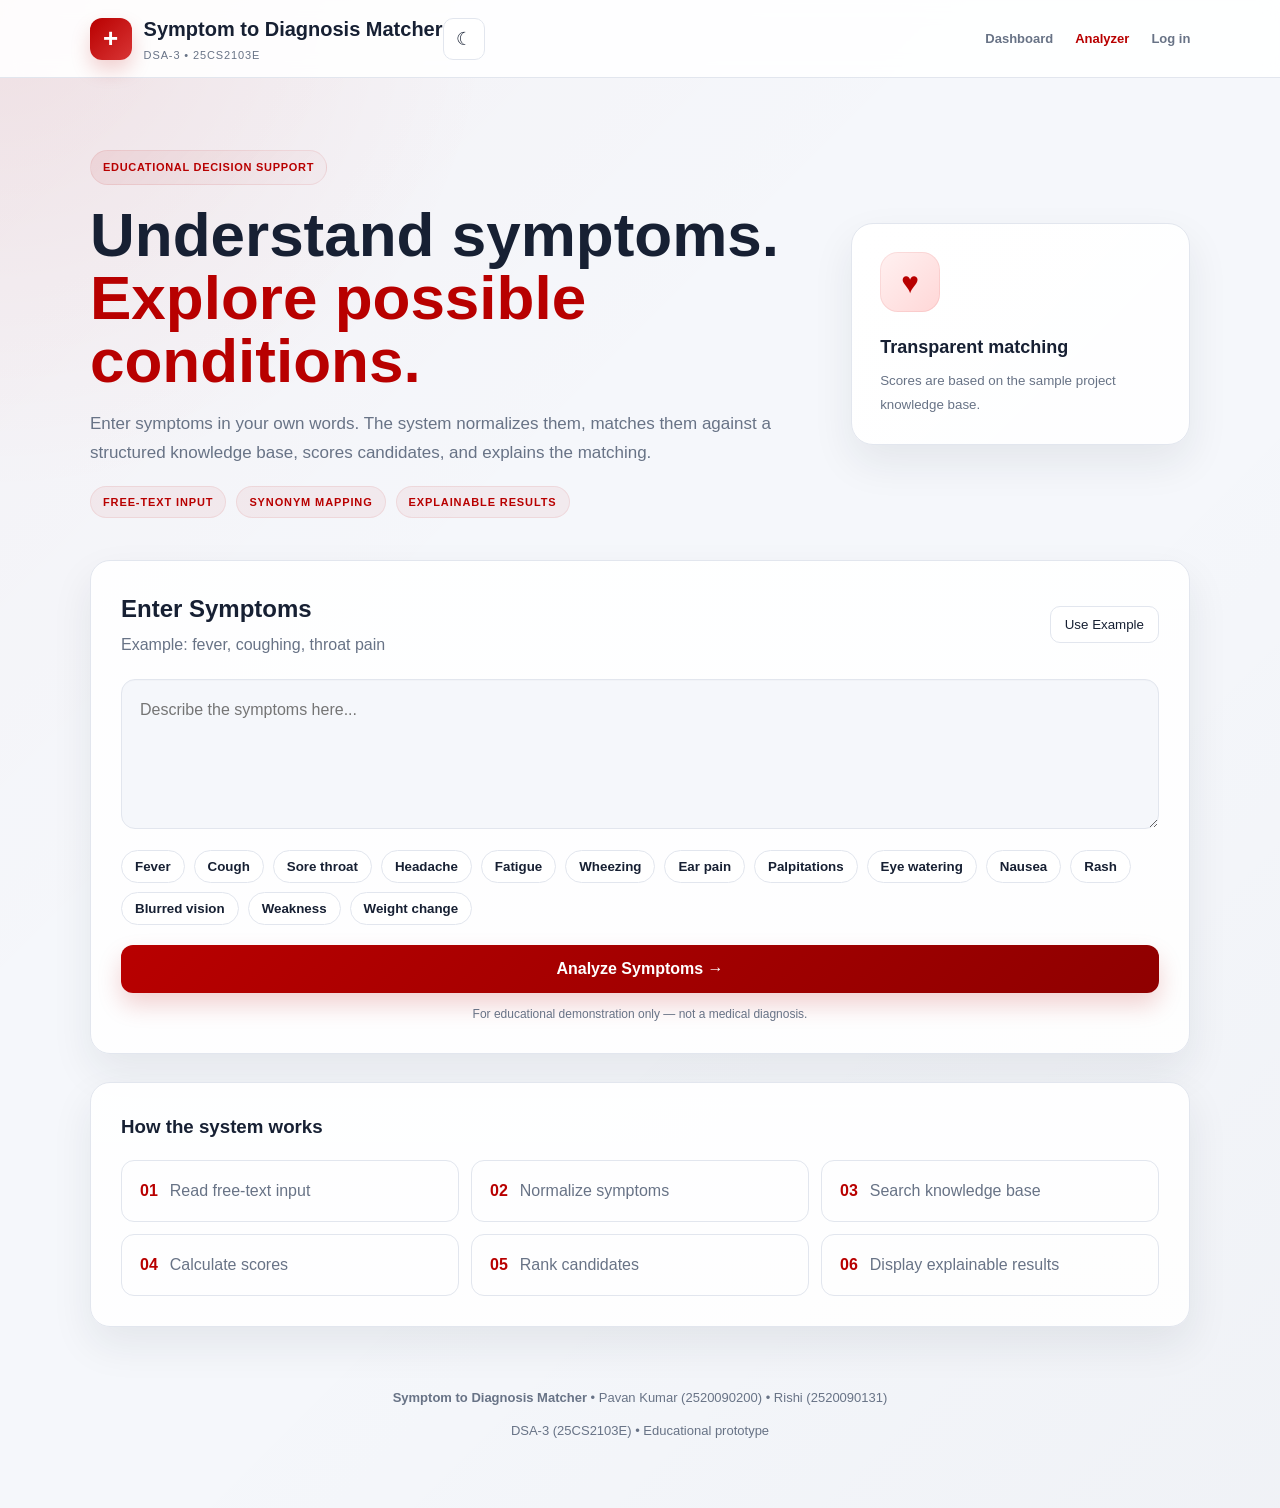
<file: SymptomToDiagnosisMatcher_Website/index.html>
<!DOCTYPE html>
<html lang="en">
<head>
  <meta charset="UTF-8">
  <meta name="viewport" content="width=device-width, initial-scale=1.0">
  <title>Symptom to Diagnosis Matcher</title>
  <link rel="stylesheet" href="style.css">
</head>
<body>
  <header class="navbar">
    <div class="brand">
      <div class="brand-icon">+</div>
      <div>
        <h1>Symptom to Diagnosis Matcher</h1>
        <p>DSA-3 • 25CS2103E</p>
      </div>
    </div>
    <button id="themeBtn" class="icon-btn" title="Toggle theme">☾</button>
    <nav class="nav-links" aria-label="Primary navigation">
      <a href="dashboard.html">Dashboard</a>
      <a class="active" href="index.html">Analyzer</a>
      <a href="login.html" data-auth-link>Log in</a>
    </nav>
  </header>

  <main class="container">
    <section class="hero">
      <div>
        <span class="badge">EDUCATIONAL DECISION SUPPORT</span>
        <h2>Understand symptoms.<br><span>Explore possible conditions.</span></h2>
        <p>
          Enter symptoms in your own words. The system normalizes them,
          matches them against a structured knowledge base, scores candidates,
          and explains the matching.
        </p>
        <div class="hero-meta" aria-label="Project features">
          <span>Free-text input</span>
          <span>Synonym mapping</span>
          <span>Explainable results</span>
        </div>
      </div>
      <div class="hero-card">
        <div class="pulse">♥</div>
        <strong>Transparent matching</strong>
        <small>Scores are based on the sample project knowledge base.</small>
      </div>
    </section>

    <section class="input-card">
      <div class="section-title">
        <div>
          <h3>Enter Symptoms</h3>
          <p>Example: fever, coughing, throat pain</p>
        </div>
        <button id="exampleBtn" class="secondary-btn">Use Example</button>
      </div>

      <textarea id="symptoms" placeholder="Describe the symptoms here..."></textarea>

      <div class="quick-tags">
        <button class="tag" data-symptom="fever">Fever</button>
        <button class="tag" data-symptom="cough">Cough</button>
        <button class="tag" data-symptom="sore throat">Sore throat</button>
        <button class="tag" data-symptom="headache">Headache</button>
        <button class="tag" data-symptom="fatigue">Fatigue</button>
        <button class="tag" data-symptom="wheezing">Wheezing</button>
        <button class="tag" data-symptom="ear pain">Ear pain</button>
        <button class="tag" data-symptom="palpitations">Palpitations</button>
        <button class="tag" data-symptom="eye watering">Eye watering</button>
        <button class="tag" data-symptom="nausea">Nausea</button>
        <button class="tag" data-symptom="rash">Rash</button>
        <button class="tag" data-symptom="blurred vision">Blurred vision</button>
        <button class="tag" data-symptom="weakness">Weakness</button>
        <button class="tag" data-symptom="weight change">Weight change</button>
      </div>

      <button id="analyzeBtn" class="primary-btn">Analyze Symptoms →</button>
      <p class="notice">For educational demonstration only — not a medical diagnosis.</p>
    </section>

    <section id="resultsSection" class="results hidden">
      <div class="section-title">
        <div>
          <h3>Analysis Results</h3>
          <p id="normalizedText"></p>
        </div>
        <button id="clearBtn" class="secondary-btn">Clear</button>
      </div>
      <div id="results"></div>
    </section>

    <section class="how">
      <h3>How the system works</h3>
      <div class="steps">
        <div><b>01</b><span>Read free-text input</span></div>
        <div><b>02</b><span>Normalize symptoms</span></div>
        <div><b>03</b><span>Search knowledge base</span></div>
        <div><b>04</b><span>Calculate scores</span></div>
        <div><b>05</b><span>Rank candidates</span></div>
        <div><b>06</b><span>Display explainable results</span></div>
      </div>
    </section>

    <footer>
      <p><strong>Symptom to Diagnosis Matcher</strong> • Pavan Kumar (2520090200) • Rishi (2520090131)</p>
      <p>DSA-3 (25CS2103E) • Educational prototype</p>
    </footer>
  </main>

  <script src="script.js"></script>
</body>
</html>
</file>
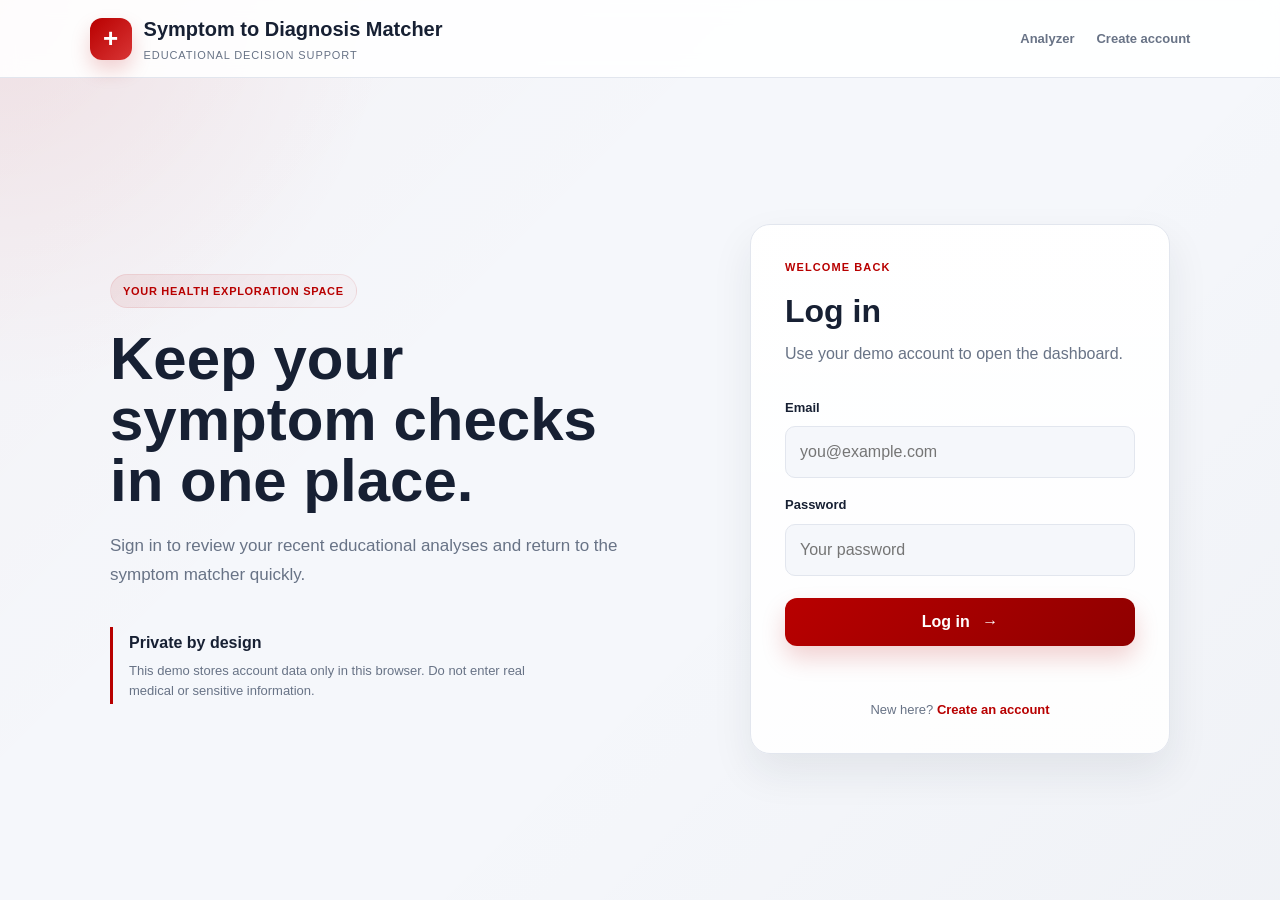
<file: SymptomToDiagnosisMatcher_Website/dashboard.html>
<!DOCTYPE html>
<html lang="en">
<head>
  <meta charset="UTF-8">
  <meta name="viewport" content="width=device-width, initial-scale=1.0">
  <title>Symptom to Diagnosis Matcher</title>
  <link rel="stylesheet" href="style.css">
</head>
<body data-page="dashboard">
  <header class="navbar">
    <a class="brand brand-link" href="dashboard.html">
      <div class="brand-icon">+</div>
      <div><h1>Symptom to Diagnosis Matcher</h1><p>EDUCATIONAL DECISION SUPPORT</p></div>
    </a>
    <nav class="nav-links" aria-label="Primary navigation">
      <a class="active" href="dashboard.html">Dashboard</a>
      <a href="index.html">Check symptoms</a>
      <a href="#previous-results">Previous results</a>
      <a href="#about-project">About project</a>
      <a href="profile.html">Profile</a>
      <button id="logoutBtn" class="text-btn" type="button">Log out</button>
    </nav>
  </header>
  <main class="dashboard container">
    <section class="dashboard-hero">
      <div>
        <span class="eyebrow">OPERATIONS OVERVIEW</span>
        <h2>Welcome back, <span id="userName">there</span>.</h2>
        <p>Monitor recent analyses, review prior comparisons, and continue refining symptom-based decision support work from one professional workspace.</p>
      </div>
      <div class="hero-actions">
        <div class="status-chip"><span class="dot"></span> Prototype active</div>
        <a class="primary-btn compact-btn" href="index.html">Start new analysis <span>→</span></a>
      </div>
    </section>

    <section class="stats-grid" aria-label="Activity summary">
      <article class="stat-card">
        <span class="stat-label">ANALYSES RUN</span>
        <strong id="analysisCount">0</strong>
        <small>Across this browser session</small>
      </article>
      <article class="stat-card">
        <span class="stat-label">LAST INPUT</span>
        <strong id="lastInput">None yet</strong>
        <small>Most recent symptom set reviewed</small>
      </article>
      <article class="stat-card accent-stat">
        <span class="stat-label">KNOWLEDGE BASE</span>
        <strong id="knowledgeBaseCount">0</strong>
        <small>Condition patterns available</small>
      </article>
    </section>

    <section class="dashboard-grid">
      <article id="previous-results" class="panel-card history-panel">
        <div class="panel-heading">
          <div>
            <span class="eyebrow">PREVIOUS RESULTS</span>
            <h3>Case history</h3>
          </div>
          <a href="index.html">New review</a>
        </div>
        <div id="historyList" class="history-list"></div>
      </article>

      <aside class="panel-card guide-panel">
        <div class="guide-header">
          <span class="guide-icon">✦</span>
          <h3>Professional input practices</h3>
        </div>
        <ul class="guidance-list">
          <li>Describe symptoms in specific, plain-language terms.</li>
          <li>Include notable severity, duration, and pattern changes.</li>
          <li>Use the system as an educational decision-support aid only.</li>
        </ul>
        <a class="secondary-btn inline-btn" href="index.html">Explore symptoms</a>
      </aside>
    </section>

    <section id="about-project" class="panel-card about-panel">
      <div class="about-copy">
        <span class="eyebrow">ABOUT PROJECT</span>
        <h3>Explainable symptom matching</h3>
        <p>Symptom to Diagnosis Matcher is an educational decision-support prototype designed to normalize free-text symptoms, compare them against a structured knowledge base, rank likely condition patterns, and explain the matching logic behind each score.</p>
      </div>
      <div class="about-flow">
        <span>01 Input</span>
        <span>02 Normalize</span>
        <span>03 Match</span>
        <span>04 Explain</span>
      </div>
    </section>

    <p class="notice dashboard-notice">For educational demonstration only — not a medical diagnosis.</p>
  </main>
  <script src="script.js"></script>
</body>
</html>
</file>
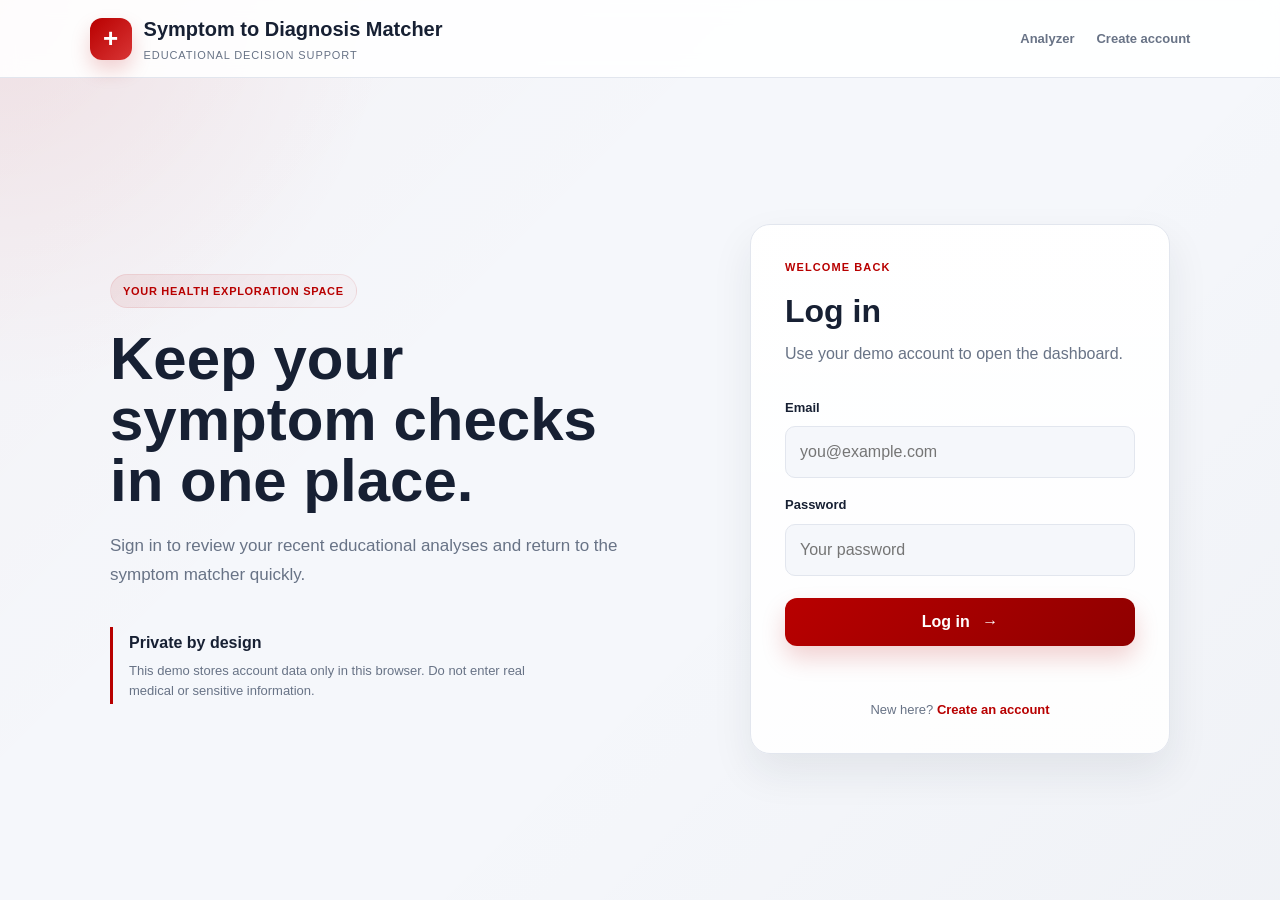
<file: SymptomToDiagnosisMatcher_Website/login.html>
<!DOCTYPE html>
<html lang="en">
<head>
  <meta charset="UTF-8">
  <meta name="viewport" content="width=device-width, initial-scale=1.0">
  <title>Symptom to Diagnosis Matcher</title>
  <link rel="stylesheet" href="style.css">
</head>
<body data-page="auth">
  <header class="navbar">
    <a class="brand brand-link" href="index.html">
      <div class="brand-icon">+</div>
      <div><h1>Symptom to Diagnosis Matcher</h1><p>EDUCATIONAL DECISION SUPPORT</p></div>
    </a>
    <nav class="nav-links" aria-label="Primary navigation">
      <a href="index.html">Analyzer</a>
      <a href="signup.html">Create account</a>
    </nav>
  </header>
  <main class="auth-layout">
    <section class="auth-intro">
      <span class="badge">YOUR HEALTH EXPLORATION SPACE</span>
      <h2>Keep your symptom checks in one place.</h2>
      <p>Sign in to review your recent educational analyses and return to the symptom matcher quickly.</p>
      <div class="auth-note"><strong>Private by design</strong><span>This demo stores account data only in this browser. Do not enter real medical or sensitive information.</span></div>
    </section>
    <section class="auth-card">
      <div class="eyebrow">WELCOME BACK</div>
      <h1>Log in</h1>
      <p class="form-copy">Use your demo account to open the dashboard.</p>
      <form id="loginForm">
        <label for="loginEmail">Email</label>
        <input id="loginEmail" type="email" placeholder="you@example.com" required>
        <label for="loginPassword">Password</label>
        <input id="loginPassword" type="password" placeholder="Your password" required>
        <button class="primary-btn" type="submit">Log in <span>→</span></button>
        <p id="loginMessage" class="form-message" role="status"></p>
      </form>
      <p class="switch-copy">New here? <a href="signup.html">Create an account</a></p>
    </section>
  </main>
  <script src="script.js"></script>
</body>
</html>
</file>
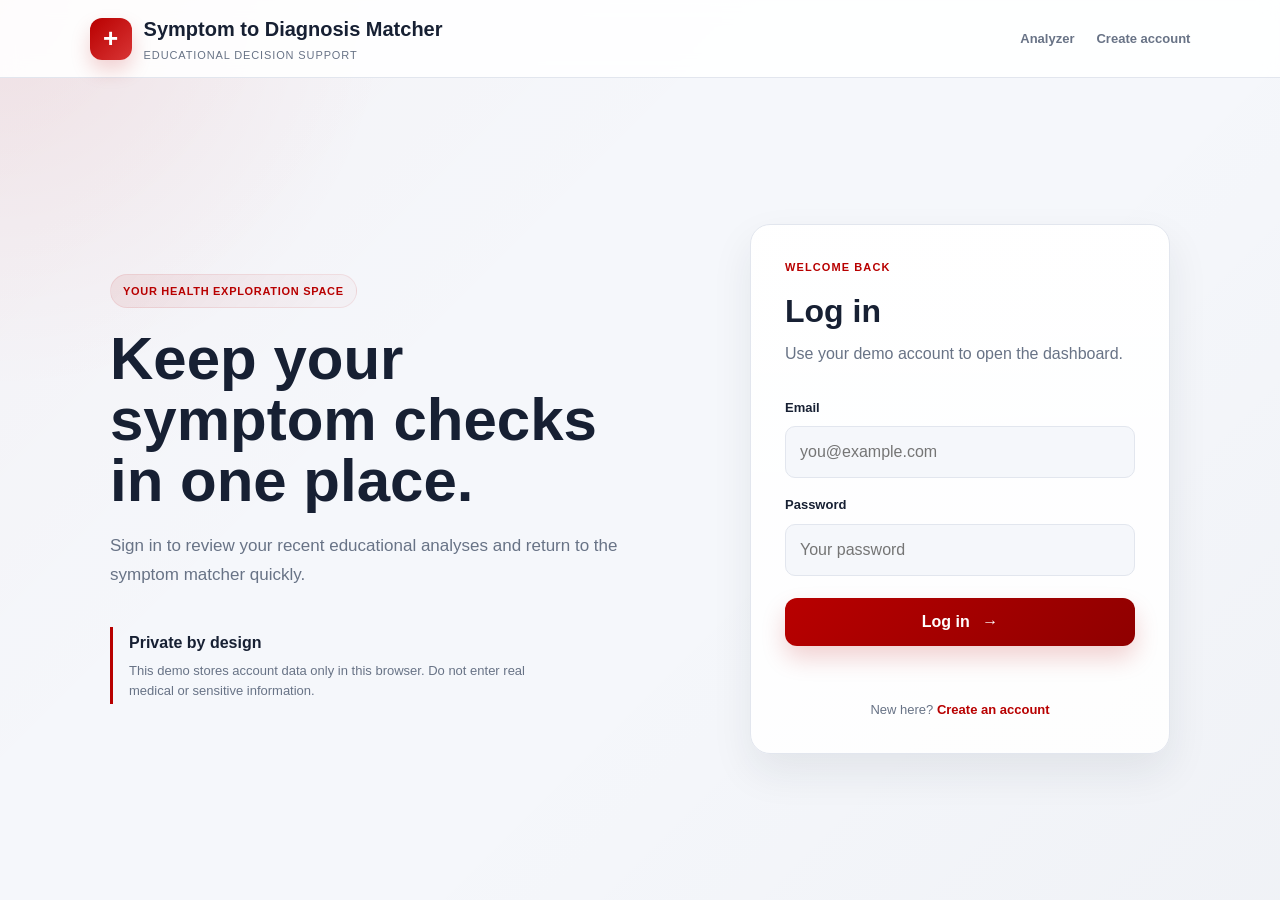
<file: SymptomToDiagnosisMatcher_Website/profile.html>
<!DOCTYPE html>
<html lang="en">
<head>
  <meta charset="UTF-8">
  <meta name="viewport" content="width=device-width, initial-scale=1.0">
  <title>Symptom to Diagnosis Matcher</title>
  <link rel="stylesheet" href="style.css">
</head>
<body data-page="profile">
  <header class="navbar">
    <a class="brand brand-link" href="dashboard.html">
      <div class="brand-icon">+</div>
      <div><h1>Symptom to Diagnosis Matcher</h1><p>EDUCATIONAL DECISION SUPPORT</p></div>
    </a>
    <nav class="nav-links" aria-label="Primary navigation">
      <a href="dashboard.html">Dashboard</a>
      <a href="index.html">Check symptoms</a>
      <a class="active" href="profile.html">Profile</a>
      <button id="logoutBtn" class="text-btn" type="button">Log out</button>
    </nav>
  </header>
  <main class="profile-layout container">
    <section class="profile-heading"><span class="eyebrow">ACCOUNT</span><h2>Your profile</h2><p>Manage your local demo identity and return to your workspace.</p></section>
    <section class="profile-card">
      <div class="profile-avatar" id="profileInitials">SM</div>
      <div class="profile-details"><span class="eyebrow">SIGNED IN AS</span><h1 id="profileName">Demo user</h1><p id="profileEmail">demo@example.com</p></div>
      <div class="profile-actions"><a class="secondary-btn inline-btn" href="dashboard.html">Back to dashboard</a><button id="profileLogoutBtn" class="primary-btn compact-btn" type="button">Log out</button></div>
    </section>
    <section class="profile-card profile-safety"><strong>Demo storage notice</strong><p>This prototype keeps your profile and analysis history in this browser's local storage. It does not connect to a server or provide real medical authentication.</p></section>
  </main>
  <script src="script.js"></script>
</body>
</html>
</file>
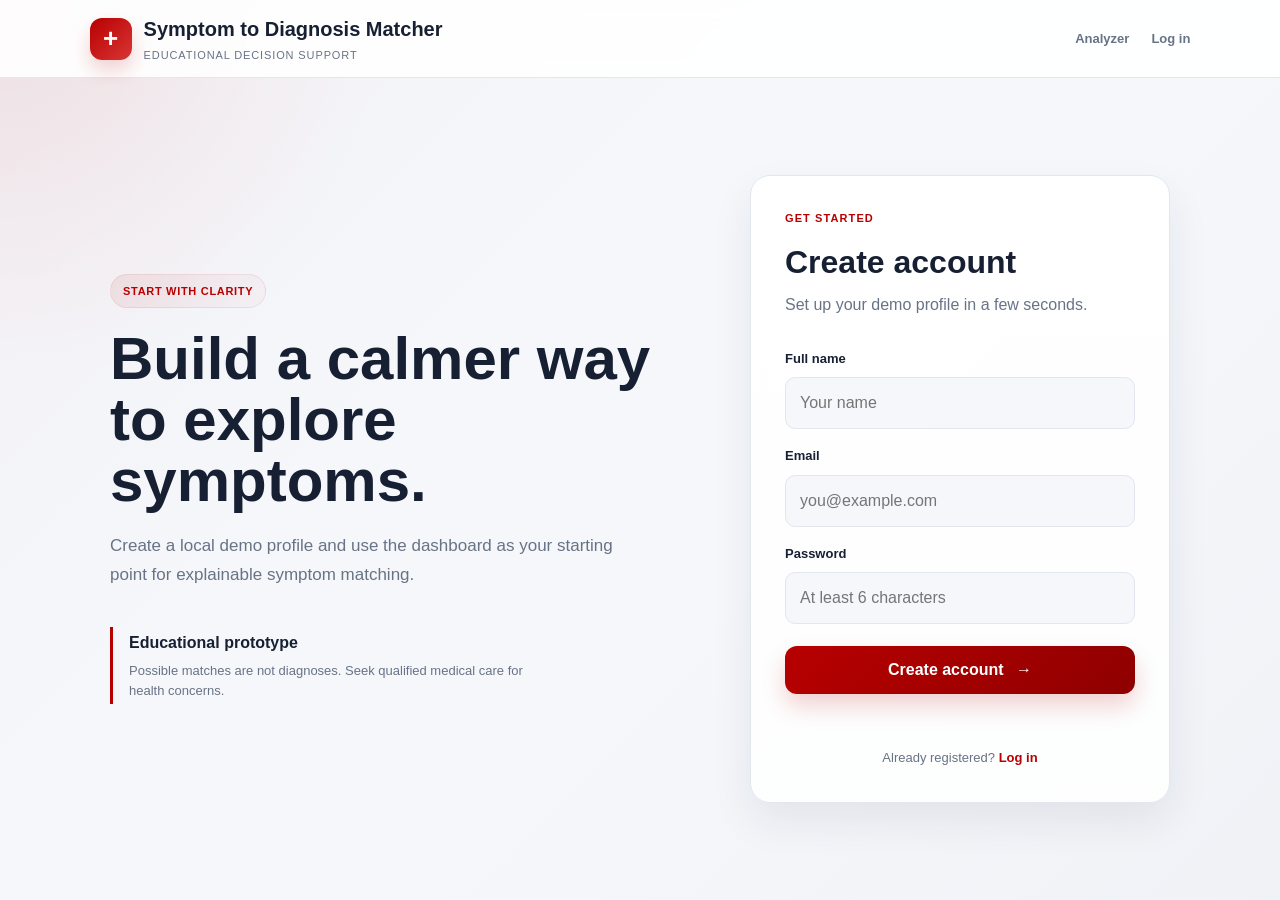
<file: SymptomToDiagnosisMatcher_Website/signup.html>
<!DOCTYPE html>
<html lang="en">
<head>
  <meta charset="UTF-8">
  <meta name="viewport" content="width=device-width, initial-scale=1.0">
  <title>Symptom to Diagnosis Matcher</title>
  <link rel="stylesheet" href="style.css">
</head>
<body data-page="auth">
  <header class="navbar">
    <a class="brand brand-link" href="index.html">
      <div class="brand-icon">+</div>
      <div><h1>Symptom to Diagnosis Matcher</h1><p>EDUCATIONAL DECISION SUPPORT</p></div>
    </a>
    <nav class="nav-links" aria-label="Primary navigation">
      <a href="index.html">Analyzer</a>
      <a href="login.html">Log in</a>
    </nav>
  </header>
  <main class="auth-layout">
    <section class="auth-intro">
      <span class="badge">START WITH CLARITY</span>
      <h2>Build a calmer way to explore symptoms.</h2>
      <p>Create a local demo profile and use the dashboard as your starting point for explainable symptom matching.</p>
      <div class="auth-note"><strong>Educational prototype</strong><span>Possible matches are not diagnoses. Seek qualified medical care for health concerns.</span></div>
    </section>
    <section class="auth-card">
      <div class="eyebrow">GET STARTED</div>
      <h1>Create account</h1>
      <p class="form-copy">Set up your demo profile in a few seconds.</p>
      <form id="signupForm">
        <label for="signupName">Full name</label>
        <input id="signupName" type="text" placeholder="Your name" required>
        <label for="signupEmail">Email</label>
        <input id="signupEmail" type="email" placeholder="you@example.com" required>
        <label for="signupPassword">Password</label>
        <input id="signupPassword" type="password" minlength="6" placeholder="At least 6 characters" required>
        <button class="primary-btn" type="submit">Create account <span>→</span></button>
        <p id="signupMessage" class="form-message" role="status"></p>
      </form>
      <p class="switch-copy">Already registered? <a href="login.html">Log in</a></p>
    </section>
  </main>
  <script src="script.js"></script>
</body>
</html>
</file>
<file: SymptomToDiagnosisMatcher_Website/style.css>
:root {
  --bg: #f5f7fb;
  --card: #ffffff;
  --text: #172033;
  --muted: #687386;
  --primary: #b80000;
  --primary-dark: #8f0000;
  --primary-soft: #fff1f1;
  --border: #e2e6ee;
  --soft: #fff1f1;
  --shadow: 0 18px 42px rgba(23, 32, 51, .08);
  --shadow-hover: 0 22px 50px rgba(23, 32, 51, .12);
}

* { box-sizing: border-box; }

html { scroll-behavior: smooth; }

body {
  margin: 0;
  font-family: "Segoe UI", Tahoma, sans-serif;
  line-height: 1.5;
  background: var(--bg);
  color: var(--text);
  background-image: radial-gradient(circle at top left, rgba(184, 0, 0, 0.08), transparent 25%),
    linear-gradient(135deg, rgba(184, 0, 0, .025), transparent 38%),
    linear-gradient(315deg, rgba(23, 32, 51, .025), transparent 42%);
}

body.dark {
  --bg: #0b0f14;
  --card: #1a1d24;
  --text: #f2f4f8;
  --muted: #aeb6c4;
  --border: #303541;
  --soft: #321b1b;
  --shadow: 0 14px 40px rgba(0,0,0,.25);
}

body.dark .navbar {
  background: rgba(11, 15, 20, .8);
  border-bottom-color: rgba(255,255,255,.06);
}

body.dark .brand-icon {
  box-shadow: 0 12px 24px rgba(255, 98, 98, .22);
}

body.dark .nav-links a, body.dark .text-btn { color: var(--muted); }
body.dark .nav-links a:hover, body.dark .nav-links a.active { color: #ff8c8c; }

body.dark .input-card, body.dark .results, body.dark .how,
body.dark .hero-card, body.dark .panel-card, body.dark .auth-card,
body.dark .stat-card, body.dark .profile-card, body.dark .dashboard-hero {
  background: linear-gradient(180deg, rgba(18,25,35,.98), rgba(11,15,20,.94));
  border-color: var(--border);
  box-shadow: var(--shadow);
}

body.dark .tag {
  background: rgba(255,255,255,.02);
  border-color: var(--border);
  color: var(--text);
}

body.dark .tag:hover {
  border-color: rgba(255, 118, 118, .7);
  color: #ff9e9e;
  box-shadow: 0 8px 18px rgba(255, 99, 99, .08);
}

body.dark textarea,
body.dark .auth-card input {
  background: rgba(255,255,255,.02);
  border-color: var(--border);
  color: var(--text);
}

body.dark .primary-btn {
  box-shadow: 0 12px 25px rgba(184, 0, 0, .26);
}

body.dark .secondary-btn, body.dark .icon-btn {
  background: rgba(255,255,255,.02);
  border-color: var(--border);
  color: var(--text);
}

body.dark .result-card {
  background: linear-gradient(180deg, rgba(18,25,35,.96), rgba(12,15,20,.9));
  border-color: var(--border);
}

body.dark .bar {
  background: rgba(255,255,255,.06);
}

body.dark .bar span {
  background: linear-gradient(90deg, var(--primary), #d93535);
  box-shadow: 0 6px 18px rgba(184, 0, 0, .18);
}

body.dark .status-chip,
body.dark .hero-meta span,
body.dark .about-flow span,
body.dark .badge,
body.dark .guide-panel {
  background: rgba(255,255,255,.02);
  border-color: rgba(255,255,255,.08);
}

body.dark .guide-panel {
  background: rgba(42, 24, 32, .9);
}

body.dark .empty-state {
  border-color: var(--border);
  background: rgba(255,255,255,.01);
}

body.dark .dashboard-hero {
  background: linear-gradient(135deg, rgba(184,0,0,.08), rgba(18,25,35,.96));
}

body.dark .form-message { color: #ffb1b1; }
body.dark .error-message { color: #ff7d7d; }

body.dark .brand p, body.dark .hero p, body.dark .section-title p,
body.dark .result-card p, body.dark .stat-card small,
body.dark .panel-heading a, body.dark .switch-copy,
body.dark .profile-safety, body.dark .guide-panel p,
body.dark .history-item span, body.dark .history-item time,
body.dark .about-copy p, body.dark .notice {
  color: var(--muted);
}

body.dark .primary-btn:hover,
body.dark .secondary-btn:hover,
body.dark .icon-btn:hover,
body.dark .tag:hover {
  transform: translateY(-1px);
}

.navbar {
  height: 78px;
  background: rgba(255,255,255,.9);
  backdrop-filter: blur(10px);
  border-bottom: 1px solid var(--border);
  display: flex;
  align-items: center;
  justify-content: space-between;
  padding: 0 7%;
  position: sticky;
  top: 0;
  z-index: 5;
}

.brand-link { color: inherit; text-decoration: none; }
.nav-links { display: flex; align-items: center; gap: 22px; margin-left: auto; }
.nav-links a, .text-btn { color: var(--muted); text-decoration: none; font-size: 13px; font-weight: 700; }
.nav-links a:hover, .nav-links a.active { color: var(--primary); }
.text-btn { border: 0; background: transparent; cursor: pointer; font-family: inherit; padding: 0; }
.nav-links a, .text-btn, .primary-btn, .secondary-btn, .tag, .icon-btn { transition: color .2s ease, background-color .2s ease, border-color .2s ease, transform .2s ease, box-shadow .2s ease; }

.brand { display: flex; gap: 12px; align-items: center; }
.brand-icon {
  width: 42px; height: 42px; border-radius: 12px;
  background: linear-gradient(135deg, var(--primary), #d93535);
  color: white;
  display: grid; place-items: center; font-size: 26px; font-weight: 800;
  box-shadow: 0 10px 20px rgba(184, 0, 0, .18);
}
.brand h1 { margin: 0; font-size: 20px; }
.brand h1 span { color: var(--primary); }
.brand p { margin: 3px 0 0; color: var(--muted); font-size: 11px; letter-spacing: .08em; }

.icon-btn, .secondary-btn {
  border: 1px solid var(--border);
  background: var(--card);
  color: var(--text);
  border-radius: 10px;
  cursor: pointer;
}
.icon-btn { width: 42px; height: 42px; font-size: 18px; }

.container { width: min(1100px, 92%); margin: auto; }

.hero {
  padding: 72px 0 42px;
  display: grid;
  grid-template-columns: 1.5fr .7fr;
  gap: 35px;
  align-items: center;
}

.badge {
  display: inline-block; background: linear-gradient(135deg, rgba(184, 0, 0, .08), rgba(184, 0, 0, .02));
  color: var(--primary);
  padding: 8px 12px; border-radius: 999px; font-size: 11px; font-weight: 800;
  letter-spacing: .7px;
  border: 1px solid rgba(184, 0, 0, .08);
}
.hero h2 { font-size: clamp(38px, 6vw, 62px); line-height: 1.02; margin: 18px 0; }
.hero h2 span { color: var(--primary); }
.hero p { max-width: 690px; color: var(--muted); font-size: 17px; line-height: 1.7; }
.hero-meta {
  display: flex; flex-wrap: wrap; gap: 10px; margin-top: 18px;
}
.hero-meta span {
  display: inline-flex; align-items: center; padding: 7px 12px; border-radius: 999px;
  background: rgba(184, 0, 0, .05); border: 1px solid rgba(184, 0, 0, .08);
  color: var(--primary); font-size: 11px; font-weight: 800; letter-spacing: .08em; text-transform: uppercase;
}

.hero-card {
  background: linear-gradient(135deg, var(--card), rgba(255,255,255,.9));
  border: 1px solid var(--border);
  border-radius: 22px; padding: 28px; box-shadow: var(--shadow);
  transition: transform .25s ease, box-shadow .25s ease;
}
.hero-card:hover { transform: translateY(-3px); box-shadow: var(--shadow-hover); }
.pulse {
  width: 60px; height: 60px; border-radius: 18px; background: linear-gradient(135deg, var(--soft), #ffd7d7);
  color: var(--primary); display: grid; place-items: center; font-size: 30px;
  margin-bottom: 22px; box-shadow: inset 0 0 0 1px rgba(184,0,0,.08);
}
.hero-card strong { display: block; font-size: 18px; margin-bottom: 7px; }
.hero-card small { color: var(--muted); line-height: 1.5; }

.input-card, .results, .how {
  background: linear-gradient(180deg, rgba(255,255,255,.95), rgba(255,255,255,.9));
  border: 1px solid var(--border);
  border-radius: 20px; padding: 30px; margin-bottom: 28px; box-shadow: var(--shadow);
}

.section-title { display: flex; justify-content: space-between; align-items: center; gap: 20px; }
.section-title h3 { margin: 0; font-size: 24px; }
.section-title p { margin: 6px 0 0; color: var(--muted); }

textarea {
  width: 100%; min-height: 150px; margin-top: 22px; resize: vertical;
  border: 1px solid var(--border); border-radius: 14px; padding: 18px;
  font: inherit; background: var(--bg); color: var(--text); outline: none;
  box-shadow: inset 0 1px 1px rgba(23,32,51,.02);
}
textarea:focus { border-color: var(--primary); box-shadow: 0 0 0 3px rgba(184,0,0,.08); }

.quick-tags { display: flex; flex-wrap: wrap; gap: 9px; margin: 14px 0 20px; }
.tag {
  border: 1px solid var(--border); background: var(--card); color: var(--text);
  border-radius: 999px; padding: 8px 13px; cursor: pointer; font-weight: 600;
}
.tag:hover {
  border-color: var(--primary);
  color: var(--primary);
  transform: translateY(-1px);
  box-shadow: 0 8px 18px rgba(23,32,51,.06);
}

.primary-btn {
  width: 100%; border: 0; border-radius: 12px; padding: 15px;
  background: linear-gradient(135deg, var(--primary), var(--primary-dark)); color: white; font-size: 16px; font-weight: 800;
  cursor: pointer;
  box-shadow: 0 12px 25px rgba(184, 0, 0, .18);
}
.primary-btn:hover { background: linear-gradient(135deg, var(--primary-dark), var(--primary)); }
.secondary-btn { padding: 10px 14px; }
.primary-btn:hover, .secondary-btn:hover, .icon-btn:hover { transform: translateY(-1px); box-shadow: 0 8px 18px rgba(23, 32, 51, .12); }
.notice { text-align: center; color: var(--muted); font-size: 12px; margin-bottom: 0; }

:focus-visible { outline: 3px solid rgba(184, 0, 0, .32); outline-offset: 3px; }

.hidden { display: none; }

.result-card {
  border: 1px solid var(--border); border-radius: 16px; padding: 20px;
  margin-top: 15px; background: linear-gradient(180deg, rgba(255,255,255,.9), rgba(245,247,251,.8));
  transition: border-color .2s ease, transform .2s ease, box-shadow .2s ease;
}
.result-card:hover {
  border-color: rgba(184, 0, 0, .35);
  transform: translateY(-2px);
  box-shadow: 0 12px 28px rgba(23, 32, 51, .08);
}
.result-top { display: flex; justify-content: space-between; gap: 15px; align-items: center; }
.rank { color: var(--primary); font-weight: 900; }
.score { font-weight: 900; color: var(--text); }
.bar { height: 8px; background: var(--border); border-radius: 99px; margin: 13px 0; overflow: hidden; }
.bar span {
  display: block; height: 100%; background: linear-gradient(90deg, var(--primary), #d93535);
  border-radius: inherit; box-shadow: 0 6px 18px rgba(184, 0, 0, .18);
}
.result-card p { color: var(--muted); margin: 8px 0; }
.result-card strong { color: var(--text); }

.how h3 { margin-top: 0; }
.steps { display: grid; grid-template-columns: repeat(3, 1fr); gap: 12px; }
.steps div {
  padding: 18px; border: 1px solid var(--border); border-radius: 13px;
  display: flex; gap: 12px; align-items: center;
}
.steps b { color: var(--primary); }
.steps span { color: var(--muted); }

footer { text-align: center; color: var(--muted); padding: 20px 0 55px; font-size: 13px; }

.auth-layout { width: min(1060px, 92%); margin: 0 auto; min-height: calc(100vh - 78px); display: grid; grid-template-columns: 1fr 420px; gap: 90px; align-items: center; padding: 64px 0; }
.auth-intro h2 { font-size: clamp(38px, 5vw, 60px); line-height: 1.02; max-width: 600px; margin: 20px 0; }
.auth-intro > p { color: var(--muted); line-height: 1.7; font-size: 17px; max-width: 540px; }
.auth-note { display: grid; gap: 6px; border-left: 3px solid var(--primary); padding: 4px 0 4px 16px; margin-top: 38px; max-width: 430px; }
.auth-note span { color: var(--muted); line-height: 1.5; font-size: 13px; }
.auth-card, .panel-card, .stat-card { background: var(--card); border: 1px solid var(--border); box-shadow: var(--shadow); }
.auth-card {
  border-radius: 20px; padding: 34px;
  background: linear-gradient(180deg, rgba(255,255,255,.97), rgba(255,255,255,.9));
}
.eyebrow, .stat-label { color: var(--primary); font-size: 11px; font-weight: 900; letter-spacing: 1.1px; }
.auth-card h1 { margin: 11px 0 7px; font-size: 32px; }
.form-copy { color: var(--muted); margin: 0 0 24px; }
.auth-card form { display: grid; gap: 9px; }
.auth-card label { font-size: 13px; font-weight: 800; margin-top: 8px; }
.auth-card input { border: 1px solid var(--border); border-radius: 10px; padding: 13px 14px; background: var(--bg); color: var(--text); font: inherit; outline: none; }
.auth-card input:focus { border-color: var(--primary); box-shadow: 0 0 0 3px rgba(184,0,0,.08); }
.auth-card .primary-btn { margin-top: 13px; }
.primary-btn span { margin-left: 8px; }
.form-message { min-height: 18px; color: var(--primary); font-size: 12px; margin: 2px 0 0; }
.error-message { color: #b80000; }
.switch-copy { color: var(--muted); text-align: center; font-size: 13px; margin: 25px 0 0; }
.switch-copy a, .panel-heading a { color: var(--primary); font-weight: 800; text-decoration: none; }
.dashboard { padding: 58px 0 70px; }
.dashboard-hero {
  display: flex; justify-content: space-between; align-items: end; gap: 24px;
  margin-bottom: 28px; padding: 28px 30px; border: 1px solid var(--border);
  border-radius: 22px; background: linear-gradient(135deg, rgba(184,0,0,.03), rgba(255,255,255,.6));
  box-shadow: var(--shadow);
}
.dashboard-hero h2 { font-size: clamp(32px, 5vw, 52px); line-height: 1.06; margin: 13px 0; }
.dashboard-hero h2 span { color: var(--primary); }
.dashboard-hero p { color: var(--muted); margin: 0; max-width: 640px; line-height: 1.7; }
.hero-actions { display: flex; flex-direction: column; align-items: flex-end; gap: 14px; }
.status-chip {
  display: inline-flex; align-items: center; gap: 10px; padding: 8px 12px; border-radius: 999px;
  background: rgba(184,0,0,.08); color: var(--primary); font-size: 12px; font-weight: 800; letter-spacing: .05em; text-transform: uppercase;
}
.dot { width: 9px; height: 9px; border-radius: 50%; background: #1bb36d; box-shadow: 0 0 0 5px rgba(27,179,109,.18); }
.compact-btn { width: auto; display: inline-block; text-decoration: none; text-align: center; padding: 14px 20px; }
.stats-grid { display: grid; grid-template-columns: repeat(3, 1fr); gap: 16px; margin-bottom: 20px; }
.stat-card { border-radius: 15px; padding: 23px; }
.stat-card strong { display: block; font-size: 29px; margin: 12px 0 5px; white-space: nowrap; overflow: hidden; text-overflow: ellipsis; }
.stat-card small { color: var(--muted); }
.accent-stat { background: var(--primary); color: white; border-color: var(--primary); }
.accent-stat .stat-label, .accent-stat small { color: rgba(255,255,255,.76); }
.dashboard-grid { display: grid; grid-template-columns: 1.55fr .85fr; gap: 20px; }
.panel-card { border-radius: 18px; padding: 26px; }
.panel-heading { display: flex; justify-content: space-between; align-items: start; gap: 15px; }
.panel-heading h3 { margin: 8px 0 0; font-size: 24px; }
.history-list { margin-top: 22px; }
.history-item { display: flex; justify-content: space-between; gap: 20px; padding: 16px 0; border-top: 1px solid var(--border); }
.history-item strong, .history-item span { display: block; }
.history-item span, .history-item time { color: var(--muted); font-size: 12px; margin-top: 5px; }
.history-item time { white-space: nowrap; }
.empty-state { border: 1px dashed var(--border); border-radius: 12px; padding: 25px; display: grid; gap: 6px; color: var(--muted); }
.empty-state strong { color: var(--text); }
.guide-panel {
  background: var(--soft); border-color: rgba(184,0,0,.08);
  display: flex; flex-direction: column; justify-content: center;
}
.guide-header { display: flex; align-items: center; gap: 12px; }
.guide-icon { color: var(--primary); font-size: 30px; }
.guide-panel h3 { font-size: 22px; margin: 0; }
.guidance-list {
  list-style: none; margin: 20px 0; padding: 0; display: grid; gap: 12px;
  color: var(--muted); line-height: 1.6;
}
.guidance-list li { position: relative; padding-left: 18px; }
.guidance-list li::before {
  content: "•"; color: var(--primary); position: absolute; left: 0; top: 0;
}
.inline-btn { display: inline-block; text-decoration: none; margin-top: 4px; }
.dashboard-notice { margin-top: 28px; }
.about-panel { display: grid; grid-template-columns: 1.2fr .8fr; gap: 28px; align-items: center; margin-top: 20px; }
.about-copy h3 { font-size: 24px; margin: 8px 0; }
.about-copy p { color: var(--muted); line-height: 1.6; margin: 0; }
.about-flow { display: grid; grid-template-columns: 1fr 1fr; gap: 10px; }
.about-flow span { background: var(--soft); color: var(--primary); border-radius: 9px; padding: 14px; font-size: 12px; font-weight: 800; }
.profile-layout { padding: 58px 0 80px; max-width: 760px; }
.profile-heading h2 { font-size: clamp(38px, 6vw, 58px); margin: 14px 0 8px; }
.profile-heading p { color: var(--muted); margin: 0 0 28px; }
.profile-card { background: var(--card); border: 1px solid var(--border); border-radius: 18px; box-shadow: var(--shadow); padding: 30px; margin-bottom: 18px; }
.profile-card:first-of-type { display: grid; grid-template-columns: auto 1fr auto; gap: 20px; align-items: center; }
.profile-avatar { width: 72px; height: 72px; border-radius: 20px; display: grid; place-items: center; background: var(--soft); color: var(--primary); font-weight: 900; font-size: 24px; }
.profile-details h1 { margin: 8px 0 3px; font-size: 26px; }
.profile-details p { color: var(--muted); margin: 0; }
.profile-actions { display: flex; align-items: center; gap: 10px; }
.profile-safety { color: var(--muted); }
.profile-safety strong { color: var(--text); }
.profile-safety p { line-height: 1.6; margin-bottom: 0; }

@media (max-width: 760px) {
  .navbar { height: auto; min-height: 78px; padding: 14px 4%; flex-wrap: wrap; gap: 12px; }
  .nav-links { width: 100%; gap: 16px; margin-left: 0; overflow-x: auto; padding-bottom: 2px; }
  .nav-links a, .text-btn { font-size: 11px; }
  .hero { grid-template-columns: 1fr; padding-top: 45px; }
  .hero-card { display: none; }
  .steps { grid-template-columns: 1fr; }
  .section-title { align-items: flex-start; flex-direction: column; }
  .auth-layout { grid-template-columns: 1fr; gap: 30px; padding: 42px 0; }
  .auth-intro h2 { font-size: 42px; }
  .auth-card { padding: 25px; }
  .dashboard-hero { flex-direction: column; align-items: flex-start; }
  .hero-actions { align-items: flex-start; }
  .stats-grid, .dashboard-grid { grid-template-columns: 1fr; }
  .about-panel, .profile-card:first-of-type { grid-template-columns: 1fr; }
  .profile-actions { align-items: stretch; flex-direction: column; }
}
</file>
